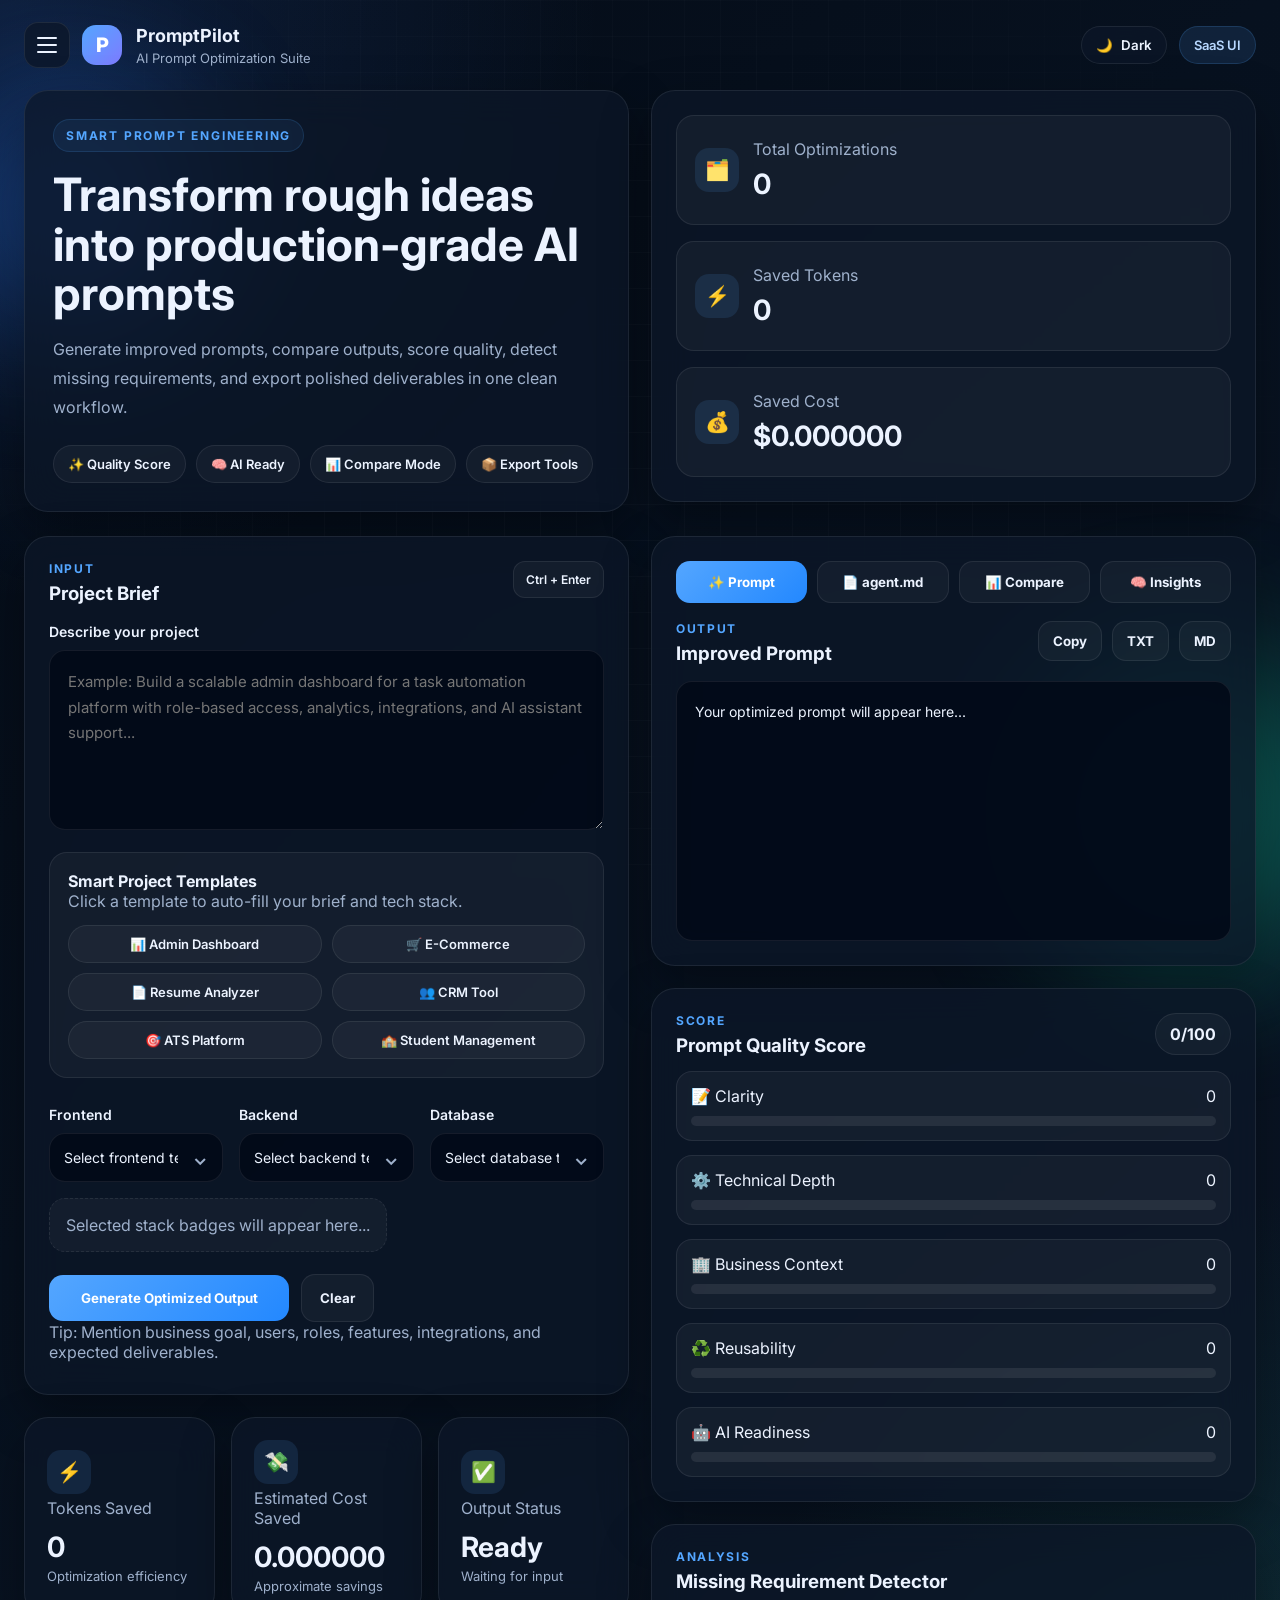
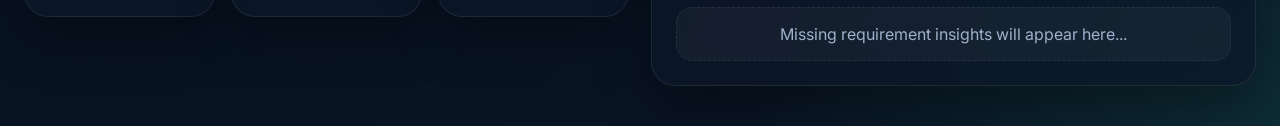
<file: index.html>
<!DOCTYPE html>
<html lang="en">
<head>
  <meta charset="UTF-8" />
  <meta name="viewport" content="width=device-width, initial-scale=1.0" />
  <title>PromptPilot | AI Prompt Optimizer</title>
  <meta
    name="description"
    content="Professional AI Prompt Optimizer with quality score, comparison view, smart templates, requirement detection, and balanced layout."
  />
  <link rel="preconnect" href="https://fonts.googleapis.com" />
  <link rel="preconnect" href="https://fonts.gstatic.com" crossorigin />
  <link
    href="https://fonts.googleapis.com/css2?family=Inter:wght@400;500;600;700;800&display=swap"
    rel="stylesheet"
  />
  <link rel="stylesheet" href="style.css" />
</head>
<body>
  <div class="bg-orb orb-1"></div>
  <div class="bg-orb orb-2"></div>
  <div class="bg-grid"></div>

  <div id="overlay" class="overlay" onclick="closeSidebar()"></div>

  <aside id="sidebar" class="sidebar">
    <div class="sidebar-top">
      <div class="sidebar-header">
        <div class="brand">
          <div class="brand-logo">P</div>
          <div class="brand-text">
            <h2>PromptPilot</h2>
            <p>AI Prompt Optimizer</p>
          </div>
        </div>
        <button class="close-btn" onclick="closeSidebar()">✕</button>
      </div>

      <button class="new-chat-btn" onclick="clearAll(); closeSidebar();">
        + New Optimization
      </button>
    </div>

    <div class="sidebar-section-title">Recent History</div>
    <div id="historySidebar" class="history-sidebar">
      <div class="empty-history">No history available yet.</div>
    </div>
  </aside>

  <main class="main-content">
    <header class="topbar">
      <div class="topbar-left">
        <button class="menu-btn" onclick="openSidebar()" aria-label="Open history menu">
          <span></span>
          <span></span>
          <span></span>
        </button>

        <div class="brand-inline">
          <div class="brand-logo small">P</div>
          <div class="brand-inline-text">
            <h3>PromptPilot</h3>
            <p>AI Prompt Optimization Suite</p>
          </div>
        </div>
      </div>

      <div class="topbar-right">
        <button id="themeToggle" class="theme-toggle" onclick="toggleTheme()" aria-label="Toggle theme">
          <span id="themeIcon">🌙</span>
          <span id="themeText">Dark</span>
        </button>
        <div class="top-pill">SaaS UI</div>
      </div>
    </header>

    <section class="hero-grid">
      <div class="hero-main glass-card">
        <div class="eyebrow">SMART PROMPT ENGINEERING</div>
        <h1>Transform rough ideas into production-grade AI prompts</h1>
        <p class="hero-text">
          Generate improved prompts, compare outputs, score quality, detect missing requirements,
          and export polished deliverables in one clean workflow.
        </p>

        <div class="hero-tags">
          <span>✨ Quality Score</span>
          <span>🧠 AI Ready</span>
          <span>📊 Compare Mode</span>
          <span>📦 Export Tools</span>
        </div>
      </div>

      <div class="hero-stats glass-card">
        <div class="mini-stat">
          <div class="mini-icon">🗂️</div>
          <div>
            <p>Total Optimizations</p>
            <h3 id="heroHistoryCount">0</h3>
          </div>
        </div>

        <div class="mini-stat">
          <div class="mini-icon">⚡</div>
          <div>
            <p>Saved Tokens</p>
            <h3 id="heroTokenCount">0</h3>
          </div>
        </div>

        <div class="mini-stat">
          <div class="mini-icon">💰</div>
          <div>
            <p>Saved Cost</p>
            <h3 id="heroCostCount">$0.000000</h3>
          </div>
        </div>
      </div>
    </section>

    <section class="main-grid">
      <!-- LEFT -->
      <div class="left-panel">
        <div class="glass-card card-block">
          <div class="card-head">
            <div>
              <p class="section-label">INPUT</p>
              <h3>Project Brief</h3>
            </div>
            <div class="kbd-tip">Ctrl + Enter</div>
          </div>

          <label for="desc" class="field-label">Describe your project</label>
          <textarea
            id="desc"
            placeholder="Example: Build a scalable admin dashboard for a task automation platform with role-based access, analytics, integrations, and AI assistant support..."
          ></textarea>

          <div class="template-box">
            <div class="template-top">
              <div>
                <h4>Smart Project Templates</h4>
                <p>Click a template to auto-fill your brief and tech stack.</p>
              </div>
            </div>

            <div class="template-grid">
              <button class="template-chip" onclick="applyTemplate('adminDashboard')">📊 Admin Dashboard</button>
              <button class="template-chip" onclick="applyTemplate('ecommerce')">🛒 E-Commerce</button>
              <button class="template-chip" onclick="applyTemplate('resumeAnalyzer')">📄 Resume Analyzer</button>
              <button class="template-chip" onclick="applyTemplate('crm')">👥 CRM Tool</button>
              <button class="template-chip" onclick="applyTemplate('ats')">🎯 ATS Platform</button>
              <button class="template-chip" onclick="applyTemplate('studentManagement')">🏫 Student Management</button>
            </div>
          </div>

          <div class="stack-grid">
            <div class="field-group">
              <label for="frontend">Frontend</label>
              <div class="select-wrap">
                <select id="frontend" onchange="updateStackBadges()">
                  <option value="">Select frontend technology</option>
                  <option>HTML/CSS/JS</option>
                  <option>React</option>
                  <option>Next.js</option>
                  <option>Vue.js</option>
                  <option>Nuxt.js</option>
                  <option>Angular</option>
                  <option>Svelte</option>
                  <option>SvelteKit</option>
                  <option>TypeScript</option>
                  <option>Tailwind CSS</option>
                  <option>Bootstrap</option>
                  <option>Material UI</option>
                  <option>ShadCN UI</option>
                  <option>Chakra UI</option>
                  <option>Redux</option>
                  <option>Zustand</option>
                  <option>jQuery</option>
                  <option>Flutter Web</option>
                </select>
              </div>
            </div>

            <div class="field-group">
              <label for="backend">Backend</label>
              <div class="select-wrap">
                <select id="backend" onchange="updateStackBadges()">
                  <option value="">Select backend technology</option>
                  <option>Spring Boot</option>
                  <option>Java Servlet/JSP</option>
                  <option>Node.js</option>
                  <option>Express.js</option>
                  <option>NestJS</option>
                  <option>Python Flask</option>
                  <option>Python Django</option>
                  <option>FastAPI</option>
                  <option>PHP</option>
                  <option>Laravel</option>
                  <option>CodeIgniter</option>
                  <option>ASP.NET Core</option>
                  <option>C# Web API</option>
                  <option>Ruby on Rails</option>
                  <option>Go Fiber</option>
                  <option>Go Gin</option>
                  <option>Kotlin Ktor</option>
                  <option>Firebase</option>
                  <option>Supabase</option>
                </select>
              </div>
            </div>

            <div class="field-group">
              <label for="database">Database</label>
              <div class="select-wrap">
                <select id="database" onchange="updateStackBadges()">
                  <option value="">Select database technology</option>
                  <option>MySQL</option>
                  <option>PostgreSQL</option>
                  <option>MongoDB</option>
                  <option>MariaDB</option>
                  <option>SQLite</option>
                  <option>Oracle</option>
                  <option>Microsoft SQL Server</option>
                  <option>Firebase Firestore</option>
                  <option>Supabase PostgreSQL</option>
                  <option>Redis</option>
                  <option>Cassandra</option>
                  <option>DynamoDB</option>
                  <option>Neo4j</option>
                  <option>CouchDB</option>
                </select>
              </div>
            </div>
          </div>

          <div class="badge-box">
            <div id="stackBadges" class="stack-badges">
              <div class="empty-badge">Selected stack badges will appear here...</div>
            </div>
          </div>

          <div class="action-row">
            <button id="generateBtn" class="primary-btn" onclick="generate()">
              <span class="btn-text">Generate Optimized Output</span>
              <span class="btn-loader hidden"></span>
            </button>
            <button class="secondary-btn" onclick="clearAll()">Clear</button>
          </div>

          <div class="helper-note">
            Tip: Mention business goal, users, roles, features, integrations, and expected deliverables.
          </div>
        </div>

        <div class="stats-row">
          <div class="glass-card stat-card">
            <div class="stat-icon">⚡</div>
            <p>Tokens Saved</p>
            <h3 id="tokens">0</h3>
            <span>Optimization efficiency</span>
          </div>

          <div class="glass-card stat-card">
            <div class="stat-icon">💸</div>
            <p>Estimated Cost Saved</p>
            <h3 id="cost">0.000000</h3>
            <span>Approximate savings</span>
          </div>

          <div class="glass-card stat-card">
            <div class="stat-icon">✅</div>
            <p>Output Status</p>
            <h3 id="statusText">Ready</h3>
            <span id="statusSubtext">Waiting for input</span>
          </div>
        </div>
      </div>

      <!-- RIGHT -->
      <div class="right-panel">
        <div class="glass-card card-block">
          <div class="tab-buttons">
            <button class="tab-btn active" onclick="switchTab('promptTab', this)">✨ Prompt</button>
            <button class="tab-btn" onclick="switchTab('agentTab', this)">📄 agent.md</button>
            <button class="tab-btn" onclick="switchTab('compareTab', this)">📊 Compare</button>
            <button class="tab-btn" onclick="switchTab('insightTab', this)">🧠 Insights</button>
          </div>

          <div id="promptTab" class="tab-panel active">
            <div class="tab-head">
              <div>
                <p class="section-label">OUTPUT</p>
                <h3>Improved Prompt</h3>
              </div>
              <div class="export-actions">
                <button class="icon-btn" onclick="copyPrompt()">Copy</button>
                <button class="icon-btn" onclick="exportContent('prompt', 'txt')">TXT</button>
                <button class="icon-btn" onclick="exportContent('prompt', 'md')">MD</button>
              </div>
            </div>
            <pre id="promptBox">Your optimized prompt will appear here...</pre>
          </div>

          <div id="agentTab" class="tab-panel">
            <div class="tab-head">
              <div>
                <p class="section-label">DOCUMENT</p>
                <h3>agent.md</h3>
              </div>
              <div class="export-actions">
                <button class="icon-btn" onclick="copyAgent()">Copy</button>
                <button class="icon-btn" onclick="exportContent('agent', 'txt')">TXT</button>
                <button class="icon-btn" onclick="exportContent('agent', 'md')">MD</button>
              </div>
            </div>
            <pre id="agentBox">Generated agent instructions will appear here...</pre>
          </div>

          <div id="compareTab" class="tab-panel">
            <div class="tab-head">
              <div>
                <p class="section-label">COMPARE</p>
                <h3>Original vs Optimized</h3>
              </div>
            </div>

            <div class="compare-grid">
              <div class="compare-box">
                <h4>Original Input</h4>
                <pre id="originalBox">Your original project description will appear here...</pre>
              </div>

              <div class="compare-box">
                <h4>Optimized Output</h4>
                <pre id="optimizedCompareBox">Your optimized prompt will appear here...</pre>
              </div>
            </div>
          </div>

          <div id="insightTab" class="tab-panel">
            <div class="tab-head">
              <div>
                <p class="section-label">INSIGHTS</p>
                <h3>Optimization Insights</h3>
              </div>
            </div>

            <div id="insightBox" class="insight-list">
              <div class="empty-block">Optimization insights will appear here...</div>
            </div>
          </div>
        </div>

        <div class="glass-card card-block">
          <div class="card-head">
            <div>
              <p class="section-label">SCORE</p>
              <h3>Prompt Quality Score</h3>
            </div>
            <div id="overallScoreBadge" class="score-badge">0/100</div>
          </div>

          <div class="score-grid">
            <div class="score-item">
              <div class="score-head">
                <span>📝 Clarity</span>
                <span id="clarityScore">0</span>
              </div>
              <div class="progress-bar"><div id="clarityBar" class="progress-fill"></div></div>
            </div>

            <div class="score-item">
              <div class="score-head">
                <span>⚙️ Technical Depth</span>
                <span id="technicalScore">0</span>
              </div>
              <div class="progress-bar"><div id="technicalBar" class="progress-fill"></div></div>
            </div>

            <div class="score-item">
              <div class="score-head">
                <span>🏢 Business Context</span>
                <span id="businessScore">0</span>
              </div>
              <div class="progress-bar"><div id="businessBar" class="progress-fill"></div></div>
            </div>

            <div class="score-item">
              <div class="score-head">
                <span>♻️ Reusability</span>
                <span id="reuseScore">0</span>
              </div>
              <div class="progress-bar"><div id="reuseBar" class="progress-fill"></div></div>
            </div>

            <div class="score-item">
              <div class="score-head">
                <span>🤖 AI Readiness</span>
                <span id="aiScore">0</span>
              </div>
              <div class="progress-bar"><div id="aiBar" class="progress-fill"></div></div>
            </div>
          </div>
        </div>

        <div class="glass-card card-block">
          <div class="card-head">
            <div>
              <p class="section-label">ANALYSIS</p>
              <h3>Missing Requirement Detector</h3>
            </div>
          </div>

          <div id="missingRequirements" class="detector-list">
            <div class="empty-block">Missing requirement insights will appear here...</div>
          </div>
        </div>
      </div>
    </section>
  </main>

  <div id="toast" class="toast">Copied successfully</div>

  <script src="script.js"></script>
</body>
</html>
</file>
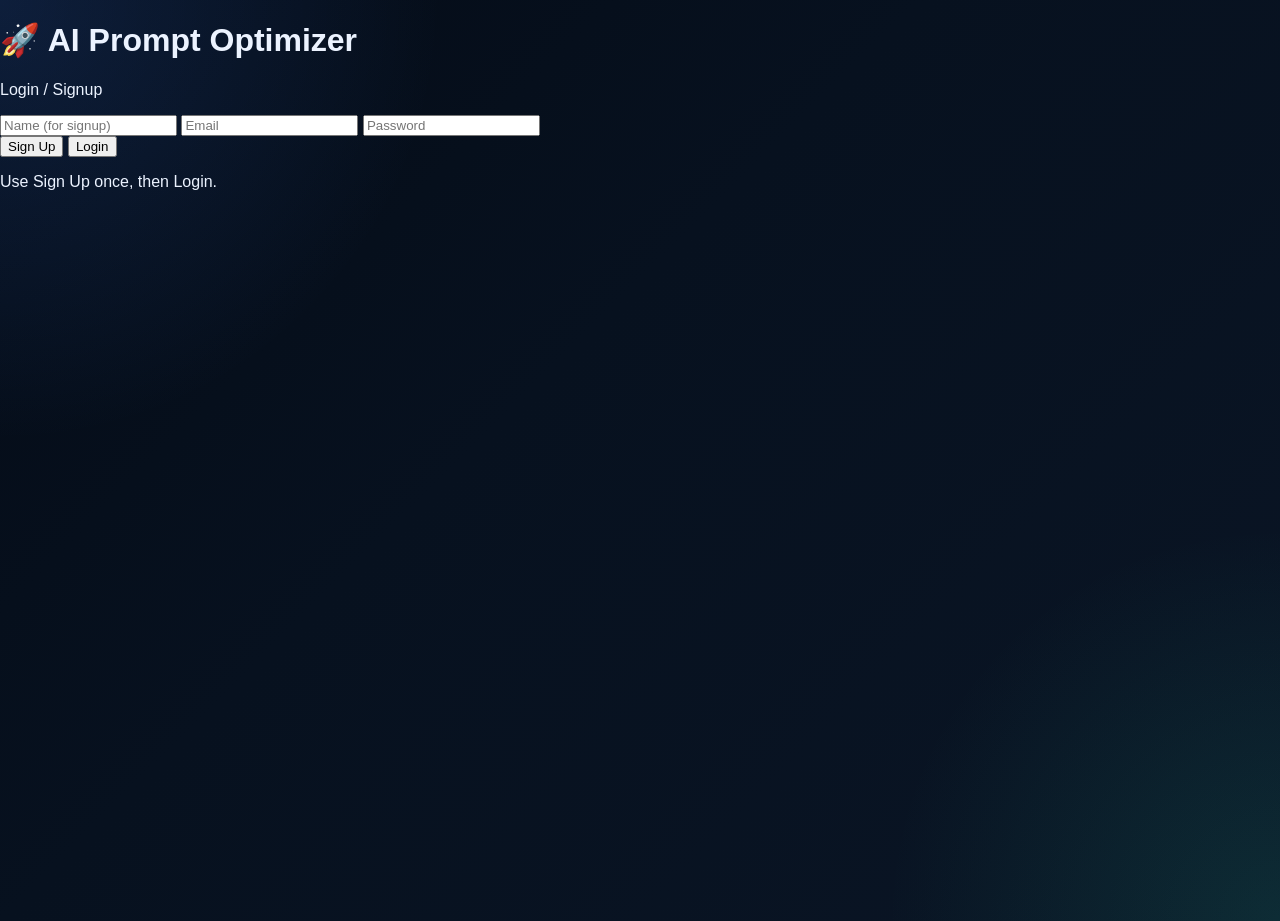
<file: login.html>
<!DOCTYPE html>
<html lang="en">
<head>
<meta charset="UTF-8">
<meta name="viewport" content="width=device-width,initial-scale=1.0">
<title>Prompt Optimizer Login</title>
<link rel="stylesheet" href="style.css">
</head>
<body class="auth-body">

<div class="auth-container">

<div class="auth-card">
<h1>🚀 AI Prompt Optimizer</h1>
<p class="sub">Login / Signup</p>

<input id="name" type="text" placeholder="Name (for signup)">
<input id="email" type="email" placeholder="Email">
<input id="password" type="password" placeholder="Password">

<div class="auth-actions">
<button onclick="signup()">Sign Up</button>
<button onclick="login()">Login</button>
</div>

<p class="small-note">
Use Sign Up once, then Login.
</p>

</div>

</div>

<script src="script.js"></script>
</body>
</html>
</file>
<file: style.css>
:root {
   --bg-gradient:
      radial-gradient(circle at top left, rgba(65, 132, 255, 0.16), transparent 28%),
      radial-gradient(circle at bottom right, rgba(40, 212, 170, 0.12), transparent 25%),
      linear-gradient(135deg, #040b16 0%, #07111f 42%, #0a1525 100%);
   --text: #ecf3ff;
   --muted: #9fb1cc;
   --primary: #54a6ff;
   --primary-strong: #2388ff;
   --success: #38d39f;
   --danger: #ff6b6b;
   --card: rgba(13, 23, 40, 0.76);
   --card-border: rgba(255, 255, 255, 0.08);
   --sidebar-bg: rgba(5, 11, 21, 0.96);
   --shadow: 0 20px 50px rgba(0, 0, 0, 0.35);
   --soft-bg: rgba(255, 255, 255, 0.04);
   --input-bg: rgba(2, 10, 24, 0.88);
   --top-pill-bg: rgba(84, 166, 255, 0.12);
   --top-pill-text: #b8d8ff;
   --top-pill-border: rgba(84, 166, 255, 0.18);
   --overlay: rgba(0, 0, 0, 0.45);
}
 
body.light-mode {
   --bg-gradient:
      radial-gradient(circle at top left, rgba(65, 132, 255, 0.10), transparent 30%),
      radial-gradient(circle at bottom right, rgba(40, 212, 170, 0.10), transparent 25%),
      linear-gradient(135deg, #f5f9ff 0%, #edf4ff 45%, #eaf7f3 100%);
   --text: #112033;
   --muted: #5e718b;
   --primary: #2f7fff;
   --primary-strong: #1565f5;
   --card: rgba(255, 255, 255, 0.82);
   --card-border: rgba(17, 32, 51, 0.08);
   --sidebar-bg: rgba(247, 251, 255, 0.96);
   --shadow: 0 18px 42px rgba(33, 52, 80, 0.12);
   --soft-bg: rgba(17, 32, 51, 0.04);
   --input-bg: rgba(255, 255, 255, 0.94);
   --top-pill-bg: rgba(47, 127, 255, 0.10);
   --top-pill-text: #1763dd;
   --top-pill-border: rgba(47, 127, 255, 0.14);
   --overlay: rgba(25, 35, 50, 0.20);
}
 
* {
   box-sizing: border-box;
}
 
html {
   scroll-behavior: smooth;
}
 
body {
   margin: 0;
   font-family: "Inter", sans-serif;
   background: var(--bg-gradient);
   color: var(--text);
   min-height: 100vh;
   overflow-x: hidden;
   transition: _background_ 0.3s ease, color 0.3s ease;
}
 
.bg-grid {
   position: fixed;
   inset: 0;
   background-image:
      linear-gradient(rgba(255, 255, 255, 0.025) 1px, transparent 1px),
      linear-gradient(90deg, rgba(255, 255, 255, 0.025) 1px, transparent 1px);
   background-size: 36px 36px;
   mask-image: radial-gradient(circle at center, black 40%, transparent 95%);
   pointer-events: none;
   z-index: 0;
}
 
body.light-mode .bg-grid {
   background-image:
      linear-gradient(rgba(17, 32, 51, 0.04) 1px, transparent 1px),
      linear-gradient(90deg, rgba(17, 32, 51, 0.04) 1px, transparent 1px);
}
 
.bg-orb {
   position: fixed;
   border-radius: 50%;
   filter: blur(70px);
   opacity: 0.35;
   pointer-events: none;
   z-index: 0;
}
 
.orb-1 {
   width: 260px;
   height: 260px;
   background: #2d7dff;
   top: 80px;
   left: -60px;
}
 
.orb-2 {
   width: 320px;
   height: 320px;
   background: #13d6a9;
   bottom: -70px;
   right: -70px;
}
 
.overlay {
   position: fixed;
   inset: 0;
   background: var(--overlay);
   opacity: 0;
   visibility: hidden;
   transition: 0.25s ease;
   z-index: 15;
}
 
.overlay.show {
   opacity: 1;
   visibility: visible;
}
 
.sidebar {
   position: fixed;
   top: 0;
   left: 0;
   width: 320px;
   height: 100vh;
   background: var(--sidebar-bg);
   border-right: 1px solid var(--card-border);
   padding: 20px 16px;
   transform: translateX(-100%);
   transition: transform 0.28s ease;
   z-index: 20;
   display: flex;
   flex-direction: column;
   backdrop-filter: blur(16px);
}
 
.sidebar.open {
   transform: translateX(0);
}
 
.sidebar-top {
   padding-bottom: 18px;
   border-bottom: 1px solid var(--card-border);
}
 
.sidebar-header {
   display: flex;
   justify-content: space-between;
   align-items: center;
   gap: 12px;
}
 
.close-btn {
   width: 38px;
   height: 38px;
   border: none;
   border-radius: 12px;
   background: var(--soft-bg);
   color: var(--text);
   font-size: 16px;
   cursor: pointer;
}
 
.brand,
.brand-inline {
   display: flex;
   align-items: center;
   gap: 14px;
}
 
.brand-logo {
   width: 50px;
   height: 50px;
   border-radius: 16px;
   display: grid;
   place-items: center;
   background: linear-gradient(135deg, var(--primary), #7e7bff);
   color: white;
   font-size: 24px;
   font-weight: 800;
   flex-shrink: 0;
}
 
.brand-logo.small {
   width: 40px;
   height: 40px;
   font-size: 20px;
   border-radius: 14px;
}
 
.brand-text h2,
.brand-inline-text h3 {
   margin: 0;
   font-size: 18px;
}
 
.brand-text p,
.brand-inline-text p {
   margin: 4px 0 0;
   color: var(--muted);
   font-size: 13px;
}
 
.new-chat-btn {
   width: 100%;
   margin-top: 18px;
   padding: 14px 16px;
   border: none;
   border-radius: 14px;
   background: linear-gradient(135deg, var(--primary), var(--primary-strong));
   color: white;
   font-weight: 700;
   cursor: pointer;
}
 
.sidebar-section-title {
   font-size: 12px;
   letter-spacing: 0.14em;
   color: var(--primary);
   font-weight: 700;
   margin: 18px 8px 12px;
   text-transform: uppercase;
}
 
.history-sidebar {
   overflow-y: auto;
   display: grid;
   gap: 10px;
   padding-right: 4px;
}
 
.history-chat-item {
   background: var(--soft-bg);
   border: 1px solid transparent;
   border-radius: 16px;
   padding: 14px;
   cursor: pointer;
   transition: all 0.2s ease;
}
 
.history-chat-item:hover {
   border-color: rgba(84, 166, 255, 0.22);
}
 
.history-chat-item.active {
   background: rgba(84, 166, 255, 0.13);
   border-color: rgba(84, 166, 255, 0.28);
}
 
.history-chat-title {
   font-size: 14px;
   font-weight: 600;
   color: var(--text);
   margin-bottom: 8px;
   line-height: 1.45;
}
 
.history-chat-meta {
   display: flex;
   justify-content: space-between;
   gap: 10px;
   align-items: center;
}
 
.history-chat-token {
   font-size: 12px;
   color: #0c9d6f;
   background: rgba(56, 211, 159, 0.10);
   border: 1px solid rgba(56, 211, 159, 0.14);
   padding: 6px 10px;
   border-radius: 999px;
}
 
.history-chat-time {
   font-size: 11px;
   color: var(--muted);
}
 
.empty-history,
.empty-block,
.empty-badge {
   color: var(--muted);
   padding: 16px;
   text-align: center;
   border-radius: 16px;
   background: var(--soft-bg);
   border: 1px dashed var(--card-border);
}
 
.main-content {
   position: relative;
   z-index: 2;
   max-width: 1440px;
   margin: 0 auto;
   padding: 22px 24px 40px;
}
 
.topbar {
   display: flex;
   justify-content: space-between;
   align-items: center;
   gap: 16px;
   margin-bottom: 22px;
}
 
.topbar-left,
.topbar-right {
   display: flex;
   align-items: center;
   gap: 12px;
}
 
.top-pill {
   padding: 10px 14px;
   border-radius: 999px;
   background: var(--top-pill-bg);
   color: var(--top-pill-text);
   border: 1px solid var(--top-pill-border);
   font-size: 13px;
   font-weight: 600;
}
 
.theme-toggle,
.menu-btn {
   border: 1px solid var(--card-border);
   background: var(--card);
   color: var(--text);
   backdrop-filter: blur(14px);
}
 
.theme-toggle {
   display: inline-flex;
   align-items: center;
   gap: 8px;
   padding: 10px 14px;
   border-radius: 999px;
   cursor: pointer;
   font-weight: 600;
}
 
.menu-btn {
   width: 46px;
   height: 46px;
   border-radius: 14px;
   display: flex;
   flex-direction: column;
   justify-content: center;
   gap: 5px;
   padding: 0 12px;
   cursor: pointer;
}
 
.menu-btn span {
   display: block;
   height: 2px;
   width: 100%;
   background: var(--text);
   border-radius: 10px;
}
 
.hero-grid,
.main-grid {
   display: grid;
   grid-template-columns: repeat(2, minmax(0, 1fr));
   gap: 22px;
   align-items: start;
}
 
.hero-grid {
   margin-bottom: 24px;
}
 
.left-panel,
.right-panel {
   display: flex;
   flex-direction: column;
   gap: 22px;
   min-width: 0;
}
 
.glass-card {
   background: var(--card);
   backdrop-filter: blur(18px);
   border: 1px solid var(--card-border);
   box-shadow: var(--shadow);
   border-radius: 24px;
}
 
.card-block {
   padding: 24px;
}
 
.hero-main {
   padding: 28px;
   display: flex;
   flex-direction: column;
   justify-content: center;
}
 
.hero-stats {
   padding: 24px;
   display: grid;
   gap: 16px;
   grid-template-rows: repeat(3, 1fr);
}
 
.eyebrow {
   display: inline-block;
   font-size: 12px;
   letter-spacing: 0.15em;
   color: var(--primary);
   background: rgba(84, 166, 255, 0.08);
   border: 1px solid rgba(84, 166, 255, 0.15);
   padding: 8px 12px;
   border-radius: 999px;
   margin-bottom: 18px;
   font-weight: 700;
   width: fit-content;
}
 
.hero-main h1 {
   margin: 0 0 16px;
   font-size: 46px;
   line-height: 1.08;
}
 
.hero-text {
   margin: 0;
   color: var(--muted);
   font-size: 16px;
   line-height: 1.8;
}
 
.hero-tags {
   display: flex;
   flex-wrap: wrap;
   gap: 10px;
   margin-top: 24px;
}
 
.hero-tags span,
.template-chip,
.stack-badge {
   background: var(--soft-bg);
   border: 1px solid var(--card-border);
   color: var(--text);
   padding: 10px 14px;
   border-radius: 999px;
   font-size: 13px;
   font-weight: 600;
}
 
.mini-stat {
   display: flex;
   align-items: center;
   gap: 14px;
   min-height: 110px;
   padding: 18px;
   border-radius: 18px;
   background: var(--soft-bg);
   border: 1px solid var(--card-border);
}
 
.mini-icon,
.stat-icon {
   width: 44px;
   height: 44px;
   border-radius: 14px;
   display: grid;
   place-items: center;
   background: rgba(84, 166, 255, 0.12);
   font-size: 20px;
   flex-shrink: 0;
}
 
.mini-stat p,
.stat-card p,
.helper-note,
.template-top p {
   margin: 0 0 8px;
   color: var(--muted);
}
 
.mini-stat h3,
.stat-card h3 {
   margin: 0;
   font-size: 28px;
}
 
.card-head,
.tab-head,
.score-head {
   display: flex;
   justify-content: space-between;
   gap: 16px;
}
 
.card-head,
.tab-head {
   align-items: flex-start;
}
 
.score-head {
   align-items: center;
   margin-bottom: 10px;
}
 
.section-label {
   margin: 0 0 6px;
   color: var(--primary);
   font-size: 12px;
   font-weight: 700;
   letter-spacing: 0.14em;
}
 
.card-head h3,
.tab-head h3,
.template-top h4 {
   margin: 0;
}
 
.kbd-tip,
.score-badge,
.secondary-btn,
.icon-btn,
.tab-btn {
   border: 1px solid var(--card-border);
   background: var(--soft-bg);
   color: var(--text);
}
 
.kbd-tip {
   border-radius: 12px;
   padding: 10px 12px;
   font-size: 12px;
   font-weight: 600;
   white-space: nowrap;
}
 
.field-label,
.field-group label {
   display: block;
   margin-bottom: 10px;
   margin-top: 18px;
   font-size: 14px;
   color: var(--text);
   font-weight: 600;
}
 
textarea,
select,
pre {
   width: 100%;
   border: 1px solid var(--card-border);
   background: var(--input-bg);
   color: var(--text);
   border-radius: 16px;
   outline: none;
   transition: 0.25s ease;
   font-family: inherit;
}
 
textarea {
   min-height: 180px;
   resize: vertical;
   padding: 18px;
   font-size: 15px;
   line-height: 1.7;
}
 
.select-wrap {
   position: relative;
}
 
.select-wrap::after {
   content: "⌄";
   position: absolute;
   right: 16px;
   top: 50%;
   transform: translateY(-50%);
   color: var(--muted);
   pointer-events: none;
   font-size: 18px;
   font-weight: 700;
}
 
select {
   padding: 15px 44px 15px 14px;
   font-size: 14px;
   appearance: none;
   cursor: pointer;
}
 
textarea:focus,
select:focus {
   border-color: rgba(84, 166, 255, 0.55);
   box-shadow: 0 0 0 4px rgba(84, 166, 255, 0.08);
}
 
.template-box {
   margin-top: 18px;
   padding: 18px;
   border-radius: 18px;
   background: var(--soft-bg);
   border: 1px solid var(--card-border);
}
 
.template-grid {
   display: grid;
   grid-template-columns: repeat(2, minmax(0, 1fr));
   gap: 10px;
   margin-top: 14px;
}
 
.template-chip {
   width: 100%;
   cursor: pointer;
   text-align: center;
}
 
.stack-grid {
   display: grid;
   grid-template-columns: repeat(3, minmax(0, 1fr));
   gap: 16px;
   margin-top: 10px;
}
 
.badge-box {
   margin-top: 16px;
}
 
.stack-badges {
   display: flex;
   flex-wrap: wrap;
   gap: 10px;
}
 
.stack-badge.frontend {
   border-color: rgba(84, 166, 255, 0.35);
}
 
.stack-badge.backend {
   border-color: rgba(56, 211, 159, 0.35);
}
 
.stack-badge.database {
   border-color: rgba(255, 184, 77, 0.35);
}
 
.action-row {
   display: flex;
   gap: 12px;
   margin-top: 22px;
   align-items: center;
   flex-wrap: wrap;
}
 
button {
   font-family: inherit;
   transition: transform 0.2s ease, opacity 0.2s ease, border-color 0.2s ease;
}
 
button:hover {
   transform: translateY(-1px);
}
 
button:disabled {
   opacity: 0.7;
   cursor: not-allowed;
   transform: none;
}
 
.primary-btn,
.secondary-btn,
.icon-btn,
.tab-btn {
   border-radius: 14px;
   font-weight: 700;
   cursor: pointer;
}
 
.primary-btn {
   position: relative;
   padding: 15px 20px;
   background: linear-gradient(135deg, var(--primary), var(--primary-strong));
   color: white;
   border: none;
   min-width: 240px;
}
 
.secondary-btn {
   padding: 15px 18px;
}
 
.icon-btn {
   padding: 11px 14px;
}
 
.stats-row {
   display: grid;
   grid-template-columns: repeat(3, minmax(0, 1fr));
   gap: 16px;
}
 
.stat-card {
   padding: 22px;
   min-height: 150px;
   display: flex;
   flex-direction: column;
   justify-content: center;
   gap: 4px;
}
 
.stat-card span {
   color: var(--muted);
   font-size: 13px;
}
 
.score-badge {
   padding: 10px 14px;
   border-radius: 999px;
   font-weight: 700;
   white-space: nowrap;
}
 
.score-grid {
   display: grid;
   gap: 14px;
   margin-top: 14px;
}
 
.score-item,
.detector-item,
.insight-item {
   background: var(--soft-bg);
   border: 1px solid var(--card-border);
   border-radius: 16px;
   padding: 14px;
}
 
.progress-bar {
   width: 100%;
   height: 10px;
   border-radius: 999px;
   background: rgba(255,255,255,0.08);
   overflow: hidden;
}
 
body.light-mode .progress-bar {
   background: rgba(17, 32, 51, 0.08);
}
 
.progress-fill {
   height: 100%;
   width: 0%;
   border-radius: 999px;
   background: linear-gradient(135deg, var(--primary), var(--success));
   transition: width 0.35s ease;
}
 
.detector-list,
.insight-list {
   display: grid;
   gap: 12px;
   margin-top: 14px;
}
 
.detector-item h4,
.insight-item h4,
.compare-box h4 {
   margin: 0 0 8px;
   font-size: 15px;
}
 
.detector-item p,
.insight-item p {
   margin: 0;
   color: var(--muted);
   line-height: 1.6;
}
 
.tab-buttons {
   display: grid;
   grid-template-columns: repeat(4, minmax(0, 1fr));
   gap: 10px;
   margin-bottom: 18px;
}
 
.tab-btn {
   padding: 12px 10px;
   text-align: center;
}
 
.tab-btn.active {
   background: linear-gradient(135deg, var(--primary), var(--primary-strong));
   color: white;
   border: none;
}
 
.tab-panel {
   display: none;
}
 
.tab-panel.active {
   display: block;
}
 
.export-actions {
   display: flex;
   gap: 10px;
   flex-wrap: wrap;
}
 
.compare-grid {
   display: grid;
   grid-template-columns: repeat(2, minmax(0, 1fr));
   gap: 16px;
   margin-top: 16px;
   align-items: stretch;
}
 
.compare-box {
   min-width: 0;
   display: flex;
   flex-direction: column;
}
 
pre {
   margin: 16px 0 0;
   padding: 18px;
   min-height: 260px;
   max-height: 460px;
   overflow: auto;
   line-height: 1.7;
   white-space: pre-wrap;
   word-break: break-word;
   font-size: 14px;
}
 
.compare-box pre {
   min-height: 320px;
   flex: 1;
}
 
.toast {
   position: fixed;
   right: 22px;
   bottom: 22px;
   background: var(--card);
   color: var(--text);
   padding: 14px 18px;
   border-radius: 14px;
   border: 1px solid var(--card-border);
   box-shadow: var(--shadow);
   opacity: 0;
   transform: translateY(20px);
   pointer-events: none;
   transition: 0.28s ease;
   z-index: 30;
   backdrop-filter: blur(14px);
}
 
.toast.show {
   opacity: 1;
   transform: translateY(0);
}
 
.hidden {
   display: none;
}
 
.btn-loader {
   width: 18px;
   height: 18px;
   border: 2px solid rgba(255, 255, 255, 0.4);
   border-top-color: white;
   border-radius: 50%;
   animation: spin 0.75s linear infinite;
   position: absolute;
   right: 18px;
   top: 50%;
   transform: translateY(-50%);
}
 
.loading-state {
   display: flex;
   align-items: center;
   gap: 12px;
   color: var(--muted);
}
 
.loading-state .spinner {
   width: 18px;
   height: 18px;
   border: 2px solid rgba(84, 166, 255, 0.20);
   border-top-color: var(--primary);
   border-radius: 50%;
   animation: spin 0.75s linear infinite;
}
 
.error-text {
   color: var(--danger);
}
 
.success-text {
   color: var(--success);
}
 
@keyframes spin {
   to {
      transform: rotate(360deg);
   }
}
 
@media (max-width: 1180px) {
   .hero-grid,
   .main-grid {
      grid-template-columns: 1fr;
   }
 
   .hero-main h1 {
      font-size: 40px;
   }
}
 
@media (max-width: 920px) {
   .stack-grid,
   .stats-row,
   .compare-grid,
   .template-grid {
      grid-template-columns: 1fr;
   }
 
   .tab-buttons {
      grid-template-columns: repeat(2, minmax(0, 1fr));
   }
}
 
@media (max-width: 768px) {
   .main-content {
      padding: 18px 16px 26px;
   }
 
   .topbar {
      flex-direction: column;
      align-items: stretch;
   }
 
   .topbar-right {
      flex-wrap: wrap;
   }
 
   .action-row {
      flex-direction: column;
      align-items: stretch;
   }
 
   .primary-btn,
   .secondary-btn,
   .theme-toggle {
      width: 100%;
   }
 
   .hero-main h1 {
      font-size: 32px;
   }
 
   .sidebar {
      width: 86%;
   }
 
   .card-head,
   .tab-head {
      flex-direction: column;
      align-items: flex-start;
   }
 
   .export-actions {
      width: 100%;
   }
}
</file>
